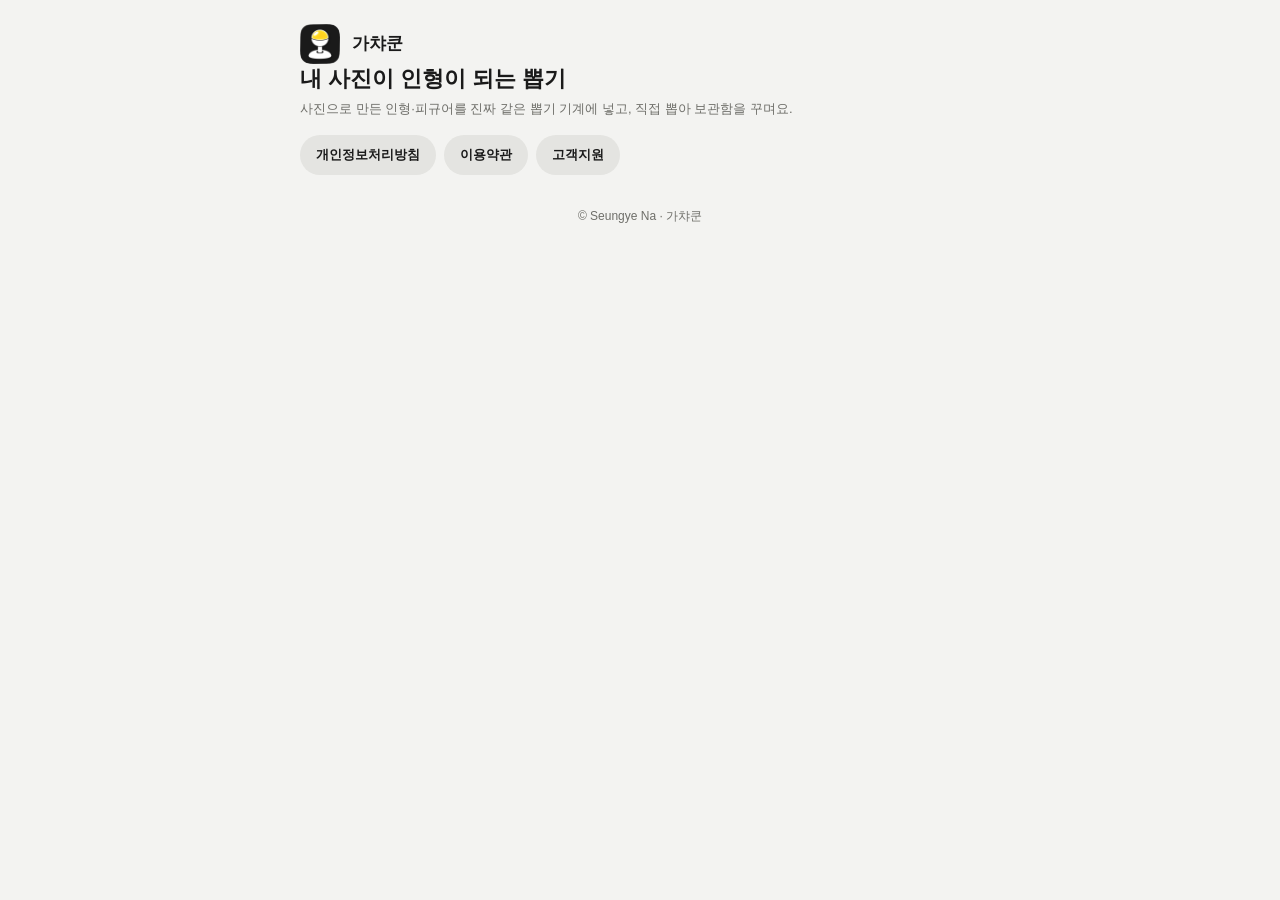
<file: index.html>
<!doctype html>
<html lang="ko">
<head>
<meta charset="utf-8">
<meta name="viewport" content="width=device-width, initial-scale=1">
<title>가챠쿤</title>
<link rel="stylesheet" href="style.css">
<link rel="icon" href="icon.png">
<link rel="apple-touch-icon" href="icon.png">
</head>
<body>
<main>
  <header class="brand"><img class="logo" src="icon.png" alt="" width="40" height="40"><b>가챠쿤</b></header>
  <h1>내 사진이 인형이 되는 뽑기</h1>
  <p class="meta">사진으로 만든 인형·피규어를 진짜 같은 뽑기 기계에 넣고, 직접 뽑아 보관함을 꾸며요.</p>
  <nav>
    <a href="privacy.html">개인정보처리방침</a>
    <a href="terms.html">이용약관</a>
    <a href="support.html">고객지원</a>
  </nav>
  <footer>© Seungye Na · 가챠쿤</footer>
</main>
</body>
</html>
</file>
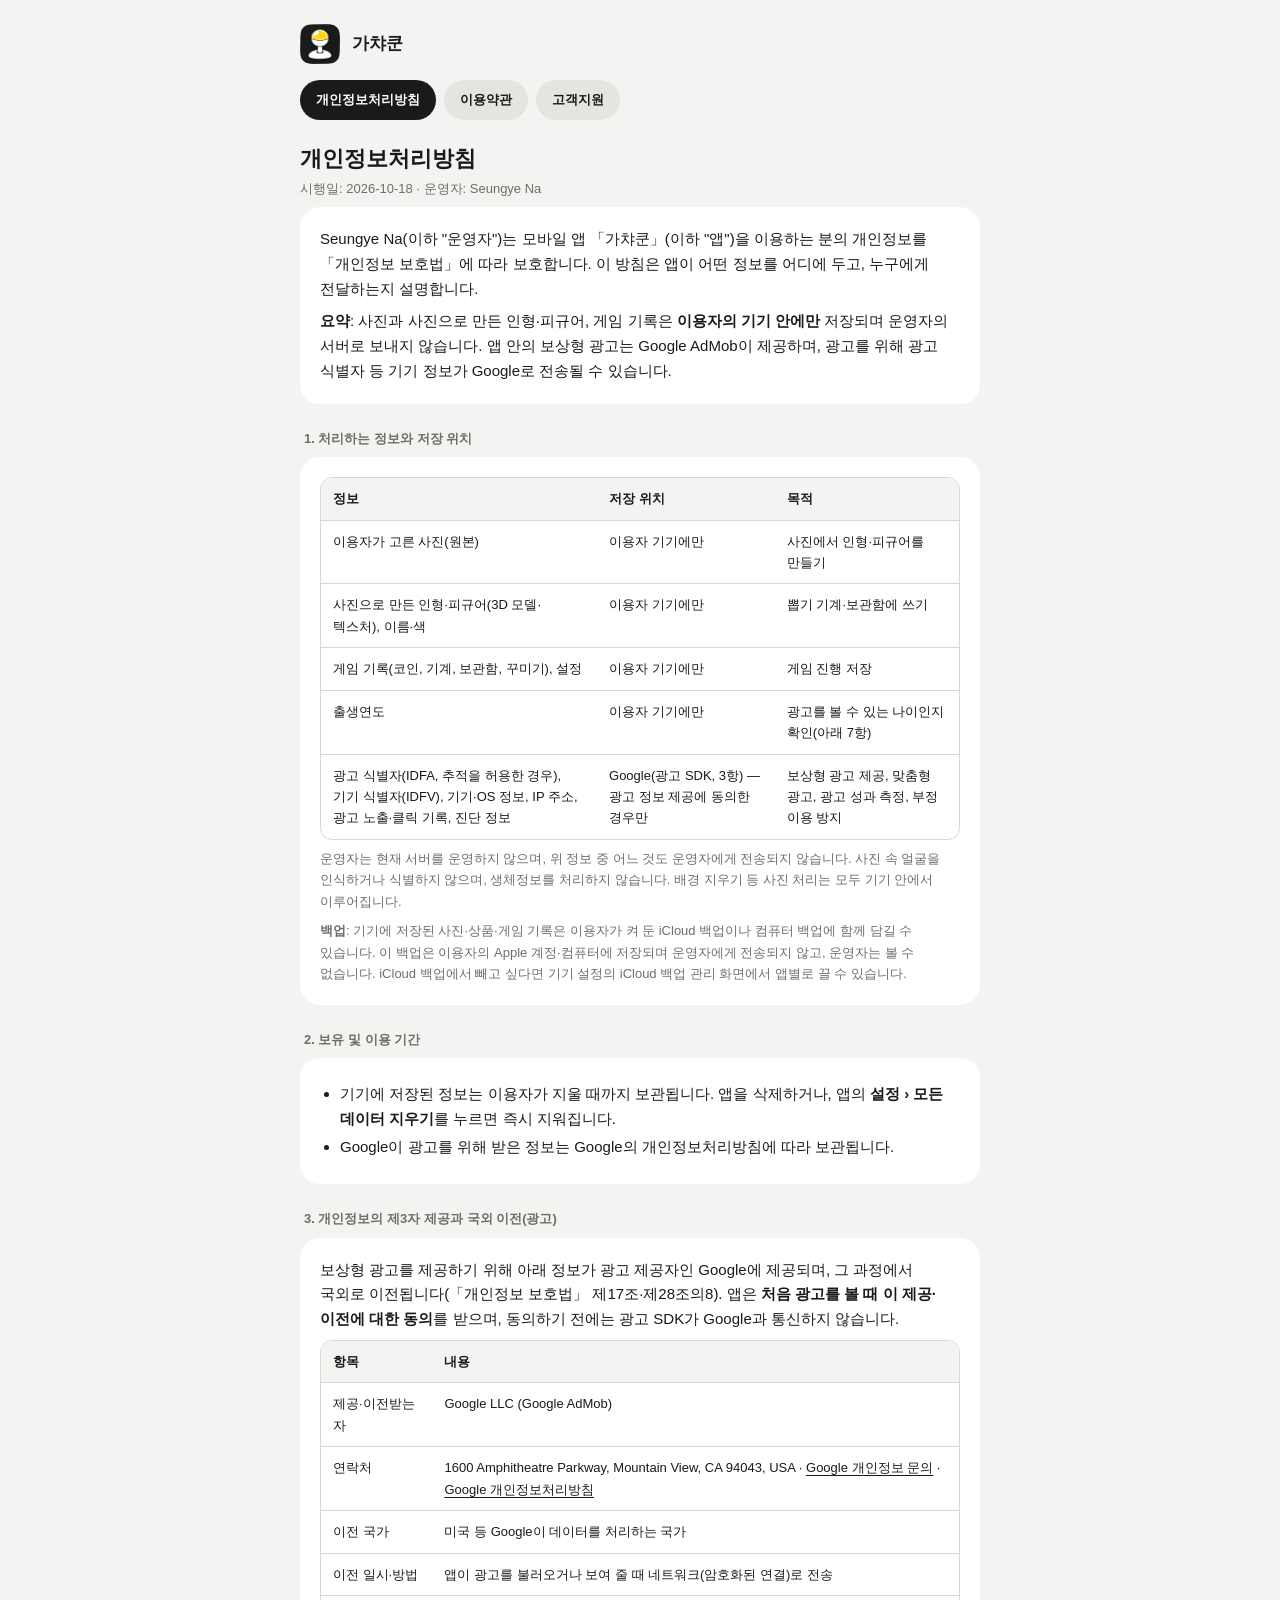
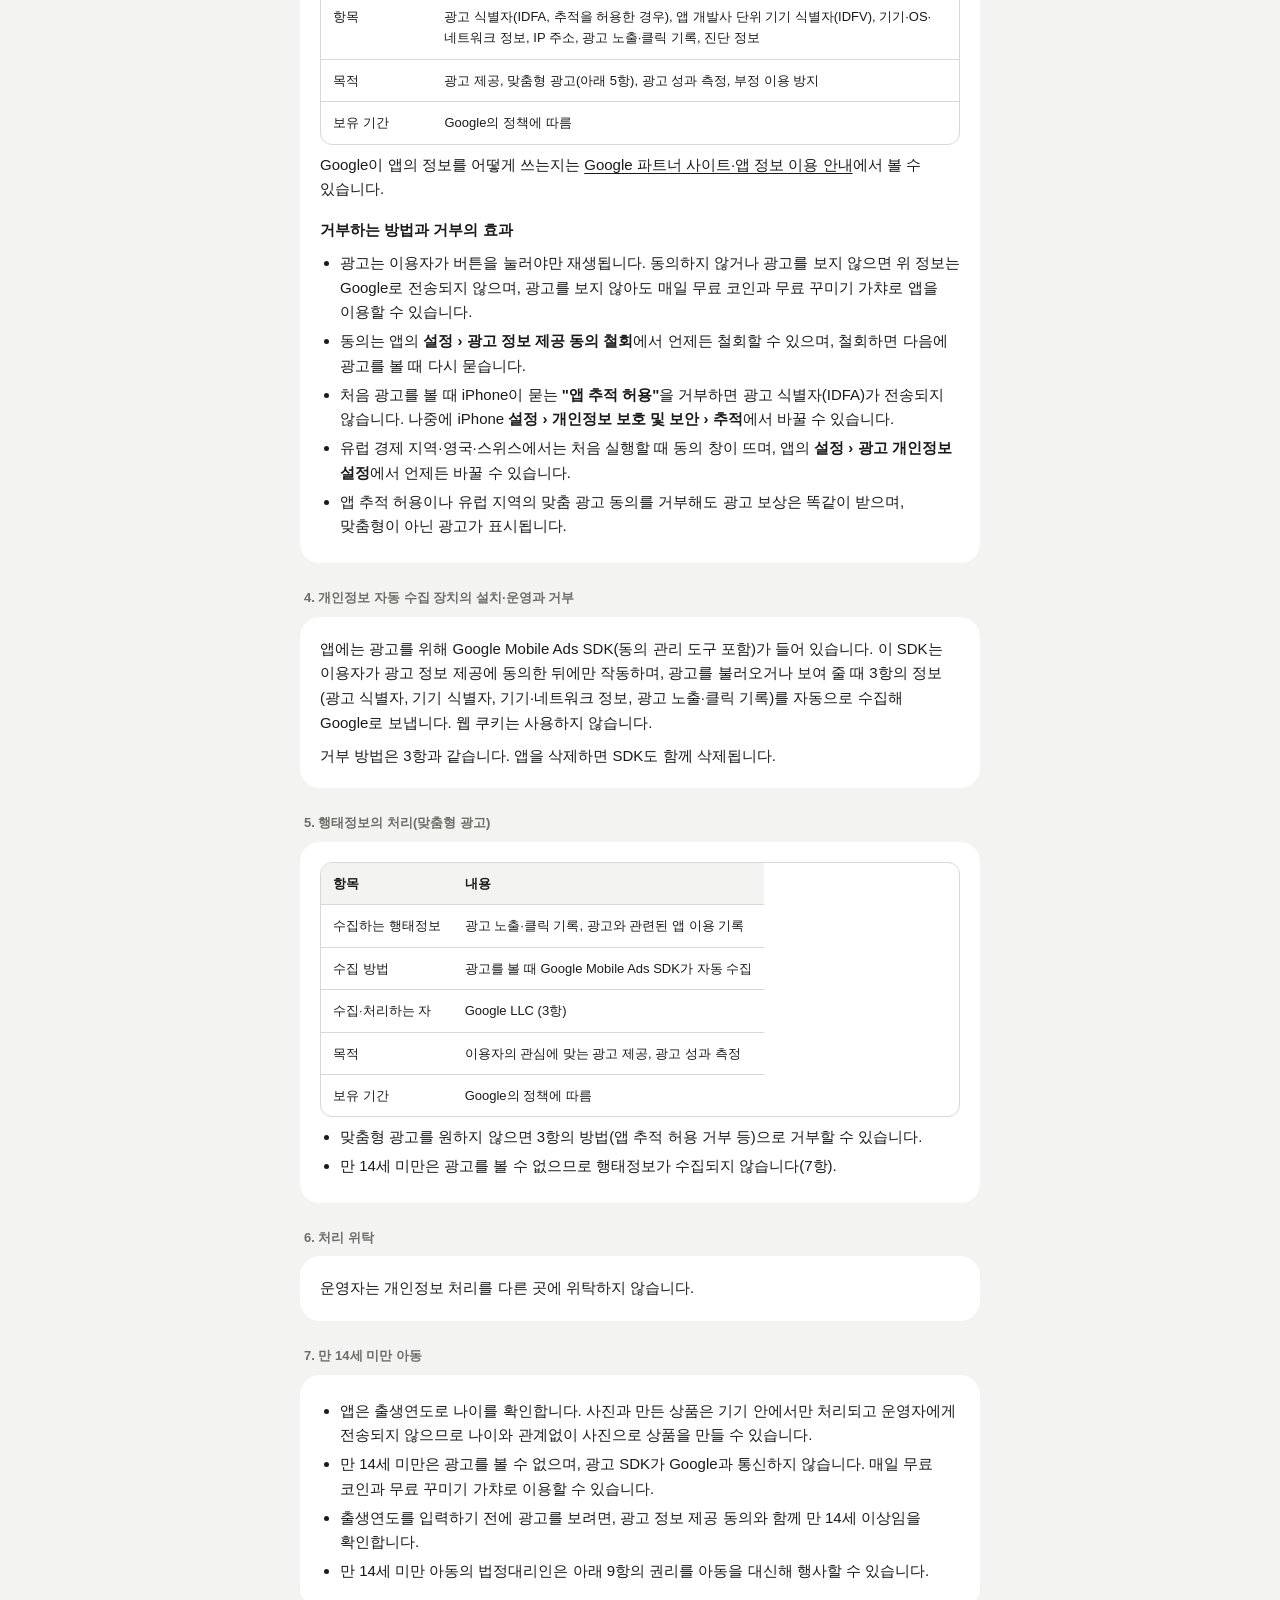
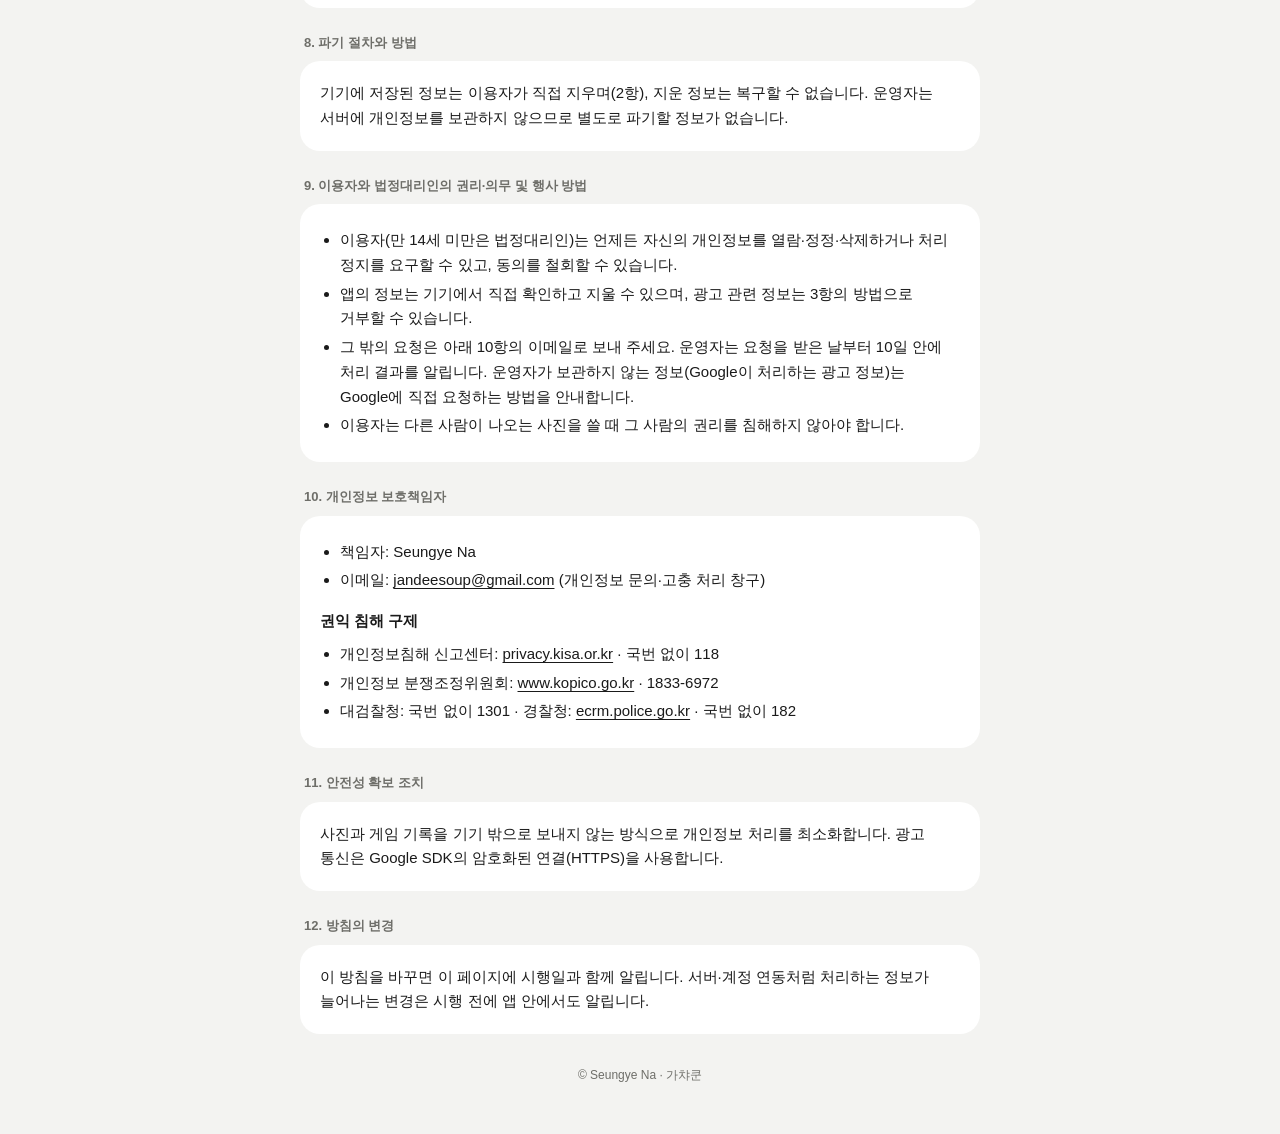
<file: privacy.html>
<!doctype html>
<html lang="ko">
<head>
<meta charset="utf-8">
<meta name="viewport" content="width=device-width, initial-scale=1">
<title>개인정보처리방침 · 가챠쿤</title>
<link rel="stylesheet" href="style.css">
<link rel="icon" href="icon.png">
<link rel="apple-touch-icon" href="icon.png">
</head>
<body>
<main>
  <header class="brand"><img class="logo" src="icon.png" alt="" width="40" height="40"><b>가챠쿤</b></header>
  <nav>
    <a href="privacy.html" aria-current="page">개인정보처리방침</a>
    <a href="terms.html">이용약관</a>
    <a href="support.html">고객지원</a>
  </nav>

  <h1>개인정보처리방침</h1>
  <p class="meta">시행일: 2026-10-18 · 운영자: Seungye Na</p>

  <section>
    <p>Seungye Na(이하 "운영자")는 모바일 앱 「가챠쿤」(이하 "앱")을 이용하는 분의 개인정보를 「개인정보 보호법」에 따라 보호합니다. 이 방침은 앱이 어떤 정보를 어디에 두고, 누구에게 전달하는지 설명합니다.</p>
    <p><b>요약</b>: 사진과 사진으로 만든 인형·피규어, 게임 기록은 <b>이용자의 기기 안에만</b> 저장되며 운영자의 서버로 보내지 않습니다. 앱 안의 보상형 광고는 Google AdMob이 제공하며, 광고를 위해 광고 식별자 등 기기 정보가 Google로 전송될 수 있습니다.</p>
  </section>

  <h2 class="group">1. 처리하는 정보와 저장 위치</h2>
  <section>
    <table>
      <tr><th>정보</th><th>저장 위치</th><th>목적</th></tr>
      <tr><td>이용자가 고른 사진(원본)</td><td>이용자 기기에만</td><td>사진에서 인형·피규어를 만들기</td></tr>
      <tr><td>사진으로 만든 인형·피규어(3D 모델·텍스처), 이름·색</td><td>이용자 기기에만</td><td>뽑기 기계·보관함에 쓰기</td></tr>
      <tr><td>게임 기록(코인, 기계, 보관함, 꾸미기), 설정</td><td>이용자 기기에만</td><td>게임 진행 저장</td></tr>
      <tr><td>출생연도</td><td>이용자 기기에만</td><td>광고를 볼 수 있는 나이인지 확인(아래 7항)</td></tr>
      <tr><td>광고 식별자(IDFA, 추적을 허용한 경우), 기기 식별자(IDFV), 기기·OS 정보, IP 주소, 광고 노출·클릭 기록, 진단 정보</td><td>Google(광고 SDK, 3항) — 광고 정보 제공에 동의한 경우만</td><td>보상형 광고 제공, 맞춤형 광고, 광고 성과 측정, 부정 이용 방지</td></tr>
    </table>
    <p class="note">운영자는 현재 서버를 운영하지 않으며, 위 정보 중 어느 것도 운영자에게 전송되지 않습니다. 사진 속 얼굴을 인식하거나 식별하지 않으며, 생체정보를 처리하지 않습니다. 배경 지우기 등 사진 처리는 모두 기기 안에서 이루어집니다.</p>
    <p class="note"><b>백업</b>: 기기에 저장된 사진·상품·게임 기록은 이용자가 켜 둔 iCloud 백업이나 컴퓨터 백업에 함께 담길 수 있습니다. 이 백업은 이용자의 Apple 계정·컴퓨터에 저장되며 운영자에게 전송되지 않고, 운영자는 볼 수 없습니다. iCloud 백업에서 빼고 싶다면 기기 설정의 iCloud 백업 관리 화면에서 앱별로 끌 수 있습니다.</p>
  </section>

  <h2 class="group">2. 보유 및 이용 기간</h2>
  <section>
    <ul>
      <li>기기에 저장된 정보는 이용자가 지울 때까지 보관됩니다. 앱을 삭제하거나, 앱의 <b>설정 › 모든 데이터 지우기</b>를 누르면 즉시 지워집니다.</li>
      <li>Google이 광고를 위해 받은 정보는 Google의 개인정보처리방침에 따라 보관됩니다.</li>
    </ul>
  </section>

  <h2 class="group">3. 개인정보의 제3자 제공과 국외 이전(광고)</h2>
  <section>
    <p>보상형 광고를 제공하기 위해 아래 정보가 광고 제공자인 Google에 제공되며, 그 과정에서 국외로 이전됩니다(「개인정보 보호법」 제17조·제28조의8). 앱은 <b>처음 광고를 볼 때 이 제공·이전에 대한 동의</b>를 받으며, 동의하기 전에는 광고 SDK가 Google과 통신하지 않습니다.</p>
    <table>
      <tr><th>항목</th><th>내용</th></tr>
      <tr><td>제공·이전받는 자</td><td>Google LLC (Google AdMob)</td></tr>
      <tr><td>연락처</td><td>1600 Amphitheatre Parkway, Mountain View, CA 94043, USA · <a href="https://support.google.com/policies/contact/general_privacy_form">Google 개인정보 문의</a> · <a href="https://policies.google.com/privacy">Google 개인정보처리방침</a></td></tr>
      <tr><td>이전 국가</td><td>미국 등 Google이 데이터를 처리하는 국가</td></tr>
      <tr><td>이전 일시·방법</td><td>앱이 광고를 불러오거나 보여 줄 때 네트워크(암호화된 연결)로 전송</td></tr>
      <tr><td>항목</td><td>광고 식별자(IDFA, 추적을 허용한 경우), 앱 개발사 단위 기기 식별자(IDFV), 기기·OS·네트워크 정보, IP 주소, 광고 노출·클릭 기록, 진단 정보</td></tr>
      <tr><td>목적</td><td>광고 제공, 맞춤형 광고(아래 5항), 광고 성과 측정, 부정 이용 방지</td></tr>
      <tr><td>보유 기간</td><td>Google의 정책에 따름</td></tr>
    </table>
    <p>Google이 앱의 정보를 어떻게 쓰는지는 <a href="https://policies.google.com/technologies/partner-sites">Google 파트너 사이트·앱 정보 이용 안내</a>에서 볼 수 있습니다.</p>
    <h3>거부하는 방법과 거부의 효과</h3>
    <ul>
      <li>광고는 이용자가 버튼을 눌러야만 재생됩니다. 동의하지 않거나 광고를 보지 않으면 위 정보는 Google로 전송되지 않으며, 광고를 보지 않아도 매일 무료 코인과 무료 꾸미기 가챠로 앱을 이용할 수 있습니다.</li>
      <li>동의는 앱의 <b>설정 › 광고 정보 제공 동의 철회</b>에서 언제든 철회할 수 있으며, 철회하면 다음에 광고를 볼 때 다시 묻습니다.</li>
      <li>처음 광고를 볼 때 iPhone이 묻는 <b>"앱 추적 허용"</b>을 거부하면 광고 식별자(IDFA)가 전송되지 않습니다. 나중에 iPhone <b>설정 › 개인정보 보호 및 보안 › 추적</b>에서 바꿀 수 있습니다.</li>
      <li>유럽 경제 지역·영국·스위스에서는 처음 실행할 때 동의 창이 뜨며, 앱의 <b>설정 › 광고 개인정보 설정</b>에서 언제든 바꿀 수 있습니다.</li>
      <li>앱 추적 허용이나 유럽 지역의 맞춤 광고 동의를 거부해도 광고 보상은 똑같이 받으며, 맞춤형이 아닌 광고가 표시됩니다.</li>
    </ul>
  </section>

  <h2 class="group">4. 개인정보 자동 수집 장치의 설치·운영과 거부</h2>
  <section>
    <p>앱에는 광고를 위해 Google Mobile Ads SDK(동의 관리 도구 포함)가 들어 있습니다. 이 SDK는 이용자가 광고 정보 제공에 동의한 뒤에만 작동하며, 광고를 불러오거나 보여 줄 때 3항의 정보(광고 식별자, 기기 식별자, 기기·네트워크 정보, 광고 노출·클릭 기록)를 자동으로 수집해 Google로 보냅니다. 웹 쿠키는 사용하지 않습니다.</p>
    <p>거부 방법은 3항과 같습니다. 앱을 삭제하면 SDK도 함께 삭제됩니다.</p>
  </section>

  <h2 class="group">5. 행태정보의 처리(맞춤형 광고)</h2>
  <section>
    <table>
      <tr><th>항목</th><th>내용</th></tr>
      <tr><td>수집하는 행태정보</td><td>광고 노출·클릭 기록, 광고와 관련된 앱 이용 기록</td></tr>
      <tr><td>수집 방법</td><td>광고를 볼 때 Google Mobile Ads SDK가 자동 수집</td></tr>
      <tr><td>수집·처리하는 자</td><td>Google LLC (3항)</td></tr>
      <tr><td>목적</td><td>이용자의 관심에 맞는 광고 제공, 광고 성과 측정</td></tr>
      <tr><td>보유 기간</td><td>Google의 정책에 따름</td></tr>
    </table>
    <ul>
      <li>맞춤형 광고를 원하지 않으면 3항의 방법(앱 추적 허용 거부 등)으로 거부할 수 있습니다.</li>
      <li>만 14세 미만은 광고를 볼 수 없으므로 행태정보가 수집되지 않습니다(7항).</li>
    </ul>
  </section>

  <h2 class="group">6. 처리 위탁</h2>
  <section>
    <p>운영자는 개인정보 처리를 다른 곳에 위탁하지 않습니다.</p>
  </section>

  <h2 class="group">7. 만 14세 미만 아동</h2>
  <section>
    <ul>
      <li>앱은 출생연도로 나이를 확인합니다. 사진과 만든 상품은 기기 안에서만 처리되고 운영자에게 전송되지 않으므로 나이와 관계없이 사진으로 상품을 만들 수 있습니다.</li>
      <li>만 14세 미만은 광고를 볼 수 없으며, 광고 SDK가 Google과 통신하지 않습니다. 매일 무료 코인과 무료 꾸미기 가챠로 이용할 수 있습니다.</li>
      <li>출생연도를 입력하기 전에 광고를 보려면, 광고 정보 제공 동의와 함께 만 14세 이상임을 확인합니다.</li>
      <li>만 14세 미만 아동의 법정대리인은 아래 9항의 권리를 아동을 대신해 행사할 수 있습니다.</li>
    </ul>
  </section>

  <h2 class="group">8. 파기 절차와 방법</h2>
  <section>
    <p>기기에 저장된 정보는 이용자가 직접 지우며(2항), 지운 정보는 복구할 수 없습니다. 운영자는 서버에 개인정보를 보관하지 않으므로 별도로 파기할 정보가 없습니다.</p>
  </section>

  <h2 class="group">9. 이용자와 법정대리인의 권리·의무 및 행사 방법</h2>
  <section>
    <ul>
      <li>이용자(만 14세 미만은 법정대리인)는 언제든 자신의 개인정보를 열람·정정·삭제하거나 처리 정지를 요구할 수 있고, 동의를 철회할 수 있습니다.</li>
      <li>앱의 정보는 기기에서 직접 확인하고 지울 수 있으며, 광고 관련 정보는 3항의 방법으로 거부할 수 있습니다.</li>
      <li>그 밖의 요청은 아래 10항의 이메일로 보내 주세요. 운영자는 요청을 받은 날부터 10일 안에 처리 결과를 알립니다. 운영자가 보관하지 않는 정보(Google이 처리하는 광고 정보)는 Google에 직접 요청하는 방법을 안내합니다.</li>
      <li>이용자는 다른 사람이 나오는 사진을 쓸 때 그 사람의 권리를 침해하지 않아야 합니다.</li>
    </ul>
  </section>

  <h2 class="group">10. 개인정보 보호책임자</h2>
  <section>
    <ul>
      <li>책임자: Seungye Na</li>
      <li>이메일: <a href="mailto:jandeesoup@gmail.com">jandeesoup@gmail.com</a> (개인정보 문의·고충 처리 창구)</li>
    </ul>
    <h3>권익 침해 구제</h3>
    <ul>
      <li>개인정보침해 신고센터: <a href="https://privacy.kisa.or.kr">privacy.kisa.or.kr</a> · 국번 없이 118</li>
      <li>개인정보 분쟁조정위원회: <a href="https://www.kopico.go.kr">www.kopico.go.kr</a> · 1833-6972</li>
      <li>대검찰청: 국번 없이 1301 · 경찰청: <a href="https://ecrm.police.go.kr">ecrm.police.go.kr</a> · 국번 없이 182</li>
    </ul>
  </section>

  <h2 class="group">11. 안전성 확보 조치</h2>
  <section>
    <p>사진과 게임 기록을 기기 밖으로 보내지 않는 방식으로 개인정보 처리를 최소화합니다. 광고 통신은 Google SDK의 암호화된 연결(HTTPS)을 사용합니다.</p>
  </section>

  <h2 class="group">12. 방침의 변경</h2>
  <section>
    <p>이 방침을 바꾸면 이 페이지에 시행일과 함께 알립니다. 서버·계정 연동처럼 처리하는 정보가 늘어나는 변경은 시행 전에 앱 안에서도 알립니다.</p>
  </section>

  <footer>© Seungye Na · 가챠쿤</footer>
</main>
</body>
</html>
</file>
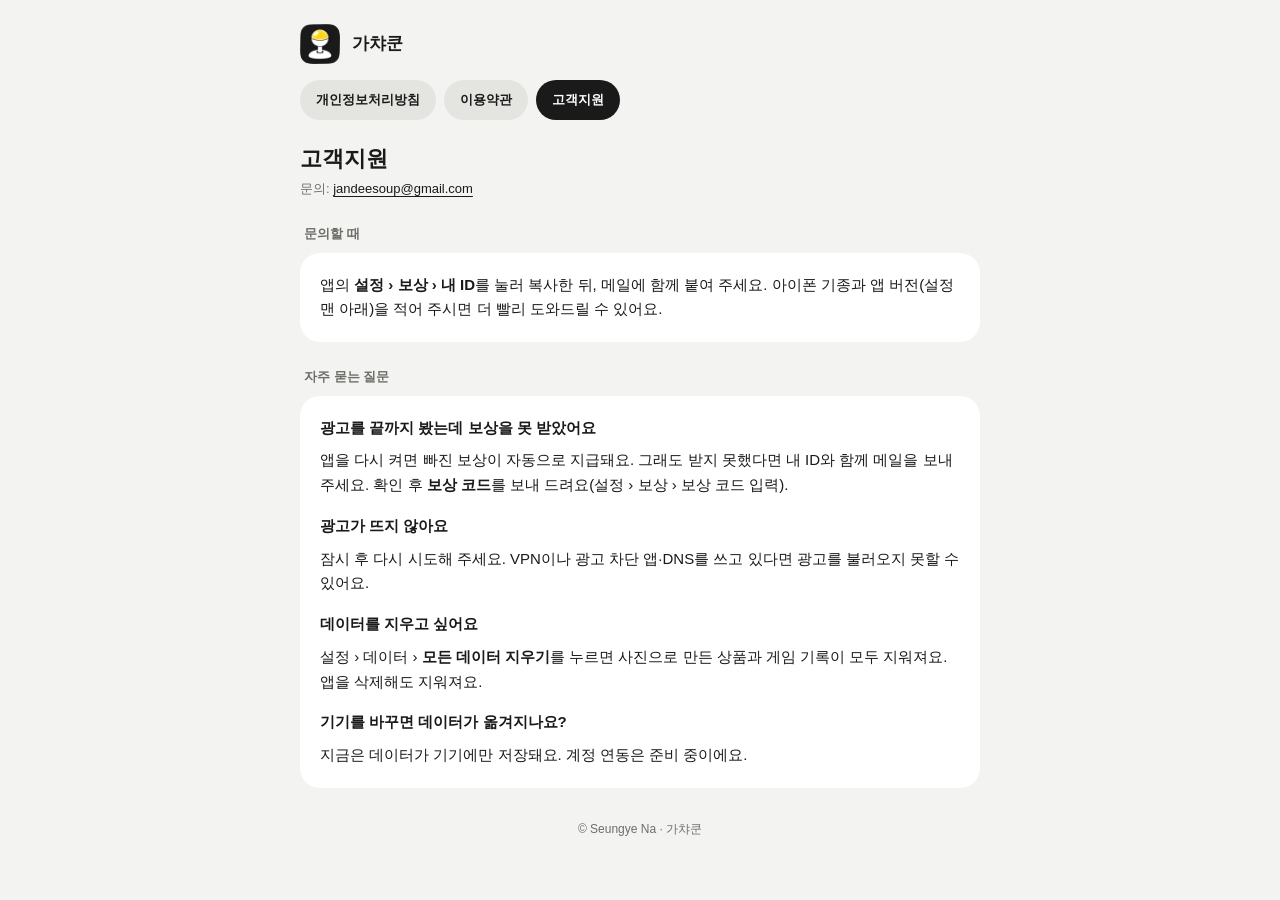
<file: support.html>
<!doctype html>
<html lang="ko">
<head>
<meta charset="utf-8">
<meta name="viewport" content="width=device-width, initial-scale=1">
<title>고객지원 · 가챠쿤</title>
<link rel="stylesheet" href="style.css">
<link rel="icon" href="icon.png">
<link rel="apple-touch-icon" href="icon.png">
</head>
<body>
<main>
  <header class="brand"><img class="logo" src="icon.png" alt="" width="40" height="40"><b>가챠쿤</b></header>
  <nav>
    <a href="privacy.html">개인정보처리방침</a>
    <a href="terms.html">이용약관</a>
    <a href="support.html" aria-current="page">고객지원</a>
  </nav>

  <h1>고객지원</h1>
  <p class="meta">문의: <a href="mailto:jandeesoup@gmail.com">jandeesoup@gmail.com</a></p>

  <h2 class="group">문의할 때</h2>
  <section>
    <p>앱의 <b>설정 › 보상 › 내 ID</b>를 눌러 복사한 뒤, 메일에 함께 붙여 주세요. 아이폰 기종과 앱 버전(설정 맨 아래)을 적어 주시면 더 빨리 도와드릴 수 있어요.</p>
  </section>

  <h2 class="group">자주 묻는 질문</h2>
  <section>
    <h3>광고를 끝까지 봤는데 보상을 못 받았어요</h3>
    <p>앱을 다시 켜면 빠진 보상이 자동으로 지급돼요. 그래도 받지 못했다면 내 ID와 함께 메일을 보내 주세요. 확인 후 <b>보상 코드</b>를 보내 드려요(설정 › 보상 › 보상 코드 입력).</p>
    <h3>광고가 뜨지 않아요</h3>
    <p>잠시 후 다시 시도해 주세요. VPN이나 광고 차단 앱·DNS를 쓰고 있다면 광고를 불러오지 못할 수 있어요.</p>
    <h3>데이터를 지우고 싶어요</h3>
    <p>설정 › 데이터 › <b>모든 데이터 지우기</b>를 누르면 사진으로 만든 상품과 게임 기록이 모두 지워져요. 앱을 삭제해도 지워져요.</p>
    <h3>기기를 바꾸면 데이터가 옮겨지나요?</h3>
    <p>지금은 데이터가 기기에만 저장돼요. 계정 연동은 준비 중이에요.</p>
  </section>

  <footer>© Seungye Na · 가챠쿤</footer>
</main>
</body>
</html>
</file>
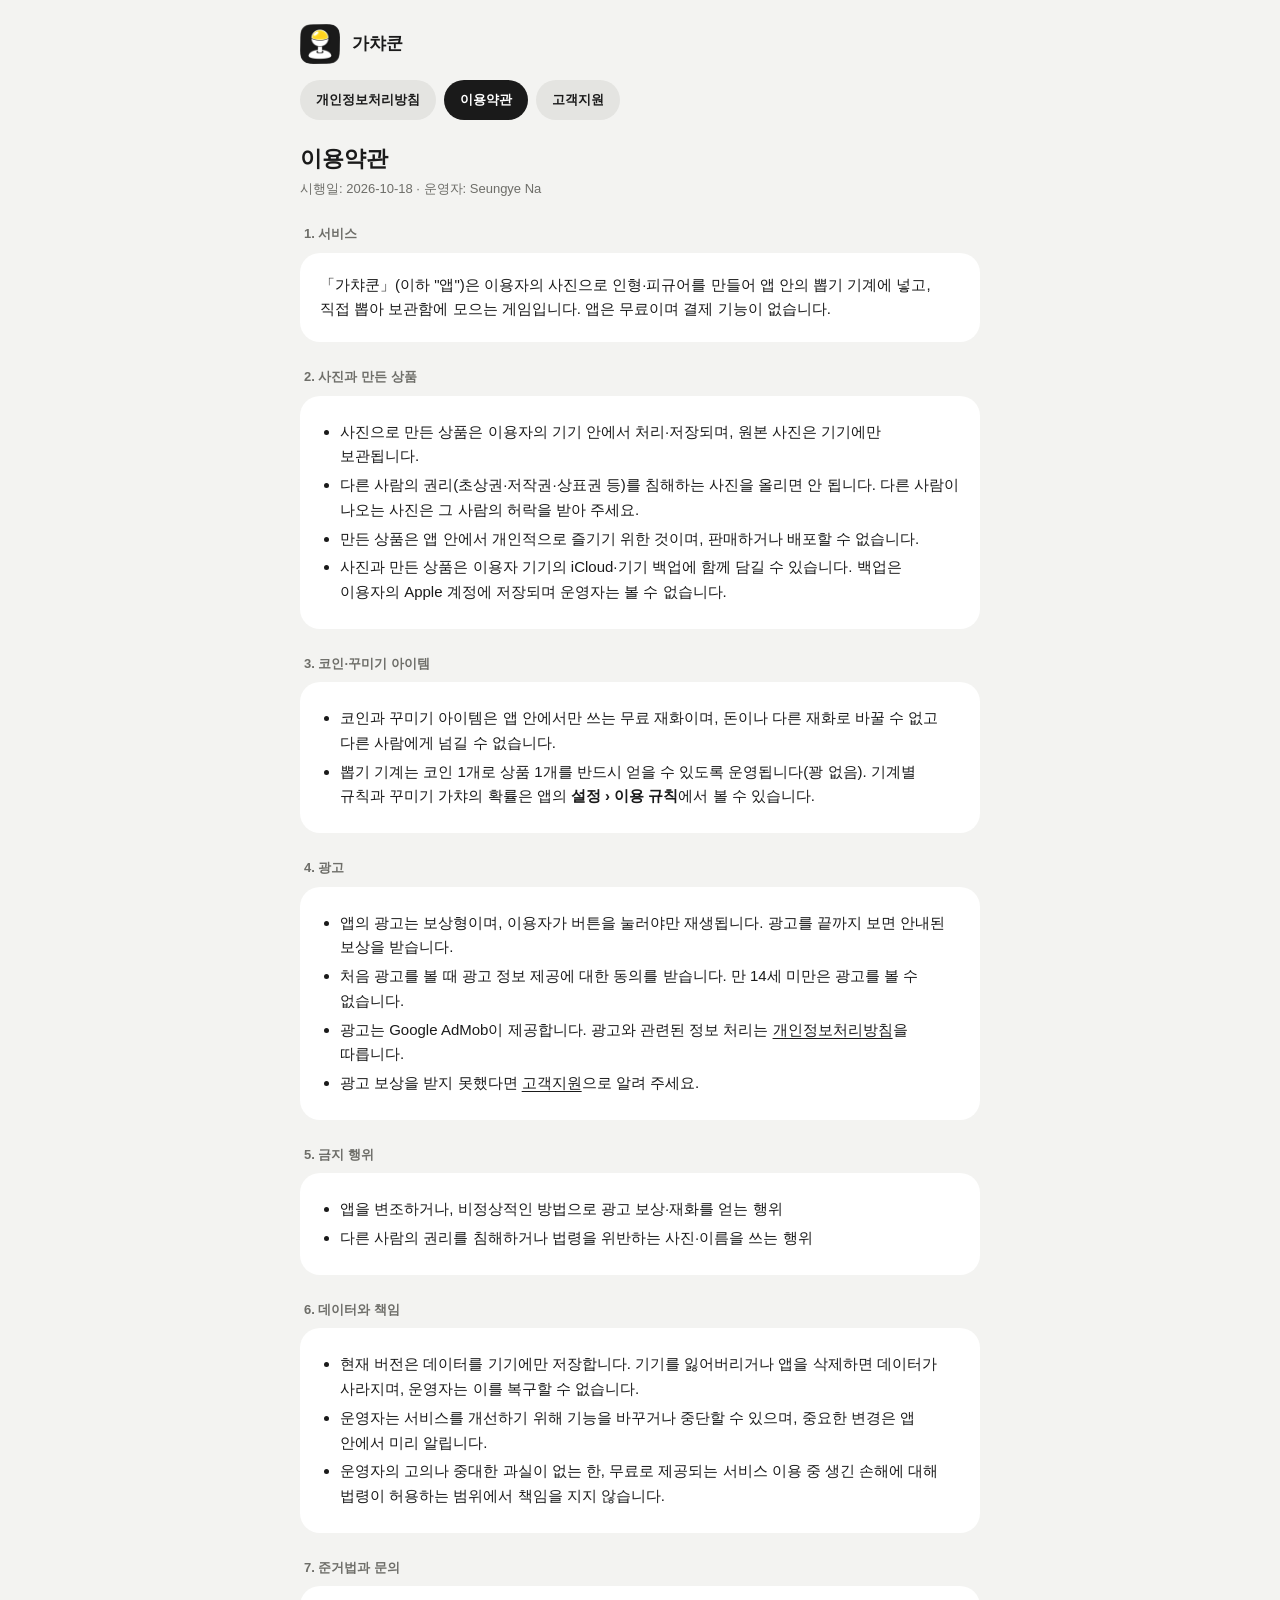
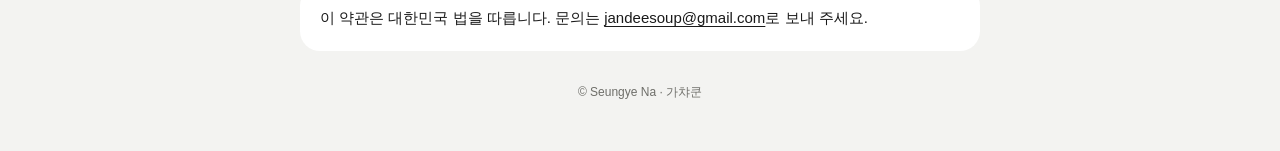
<file: terms.html>
<!doctype html>
<html lang="ko">
<head>
<meta charset="utf-8">
<meta name="viewport" content="width=device-width, initial-scale=1">
<title>이용약관 · 가챠쿤</title>
<link rel="stylesheet" href="style.css">
<link rel="icon" href="icon.png">
<link rel="apple-touch-icon" href="icon.png">
</head>
<body>
<main>
  <header class="brand"><img class="logo" src="icon.png" alt="" width="40" height="40"><b>가챠쿤</b></header>
  <nav>
    <a href="privacy.html">개인정보처리방침</a>
    <a href="terms.html" aria-current="page">이용약관</a>
    <a href="support.html">고객지원</a>
  </nav>

  <h1>이용약관</h1>
  <p class="meta">시행일: 2026-10-18 · 운영자: Seungye Na</p>

  <h2 class="group">1. 서비스</h2>
  <section>
    <p>「가챠쿤」(이하 "앱")은 이용자의 사진으로 인형·피규어를 만들어 앱 안의 뽑기 기계에 넣고, 직접 뽑아 보관함에 모으는 게임입니다. 앱은 무료이며 결제 기능이 없습니다.</p>
  </section>

  <h2 class="group">2. 사진과 만든 상품</h2>
  <section>
    <ul>
      <li>사진으로 만든 상품은 이용자의 기기 안에서 처리·저장되며, 원본 사진은 기기에만 보관됩니다.</li>
      <li>다른 사람의 권리(초상권·저작권·상표권 등)를 침해하는 사진을 올리면 안 됩니다. 다른 사람이 나오는 사진은 그 사람의 허락을 받아 주세요.</li>
      <li>만든 상품은 앱 안에서 개인적으로 즐기기 위한 것이며, 판매하거나 배포할 수 없습니다.</li>
      <li>사진과 만든 상품은 이용자 기기의 iCloud·기기 백업에 함께 담길 수 있습니다. 백업은 이용자의 Apple 계정에 저장되며 운영자는 볼 수 없습니다.</li>
    </ul>
  </section>

  <h2 class="group">3. 코인·꾸미기 아이템</h2>
  <section>
    <ul>
      <li>코인과 꾸미기 아이템은 앱 안에서만 쓰는 무료 재화이며, 돈이나 다른 재화로 바꿀 수 없고 다른 사람에게 넘길 수 없습니다.</li>
      <li>뽑기 기계는 코인 1개로 상품 1개를 반드시 얻을 수 있도록 운영됩니다(꽝 없음). 기계별 규칙과 꾸미기 가챠의 확률은 앱의 <b>설정 › 이용 규칙</b>에서 볼 수 있습니다.</li>
    </ul>
  </section>

  <h2 class="group">4. 광고</h2>
  <section>
    <ul>
      <li>앱의 광고는 보상형이며, 이용자가 버튼을 눌러야만 재생됩니다. 광고를 끝까지 보면 안내된 보상을 받습니다.</li>
      <li>처음 광고를 볼 때 광고 정보 제공에 대한 동의를 받습니다. 만 14세 미만은 광고를 볼 수 없습니다.</li>
      <li>광고는 Google AdMob이 제공합니다. 광고와 관련된 정보 처리는 <a href="privacy.html">개인정보처리방침</a>을 따릅니다.</li>
      <li>광고 보상을 받지 못했다면 <a href="support.html">고객지원</a>으로 알려 주세요.</li>
    </ul>
  </section>

  <h2 class="group">5. 금지 행위</h2>
  <section>
    <ul>
      <li>앱을 변조하거나, 비정상적인 방법으로 광고 보상·재화를 얻는 행위</li>
      <li>다른 사람의 권리를 침해하거나 법령을 위반하는 사진·이름을 쓰는 행위</li>
    </ul>
  </section>

  <h2 class="group">6. 데이터와 책임</h2>
  <section>
    <ul>
      <li>현재 버전은 데이터를 기기에만 저장합니다. 기기를 잃어버리거나 앱을 삭제하면 데이터가 사라지며, 운영자는 이를 복구할 수 없습니다.</li>
      <li>운영자는 서비스를 개선하기 위해 기능을 바꾸거나 중단할 수 있으며, 중요한 변경은 앱 안에서 미리 알립니다.</li>
      <li>운영자의 고의나 중대한 과실이 없는 한, 무료로 제공되는 서비스 이용 중 생긴 손해에 대해 법령이 허용하는 범위에서 책임을 지지 않습니다.</li>
    </ul>
  </section>

  <h2 class="group">7. 준거법과 문의</h2>
  <section>
    <p>이 약관은 대한민국 법을 따릅니다. 문의는 <a href="mailto:jandeesoup@gmail.com">jandeesoup@gmail.com</a>로 보내 주세요.</p>
  </section>

  <footer>© Seungye Na · 가챠쿤</footer>
</main>
</body>
</html>
</file>
<file: style.css>
/* 앱 디자인 토큰(app/Assets/_Project/Scripts/UI/Theme.cs, G1 광택 블랙)을 웹 단위(pt = px)로 옮김.
   바탕 Cream · 흰 카드 · 잉크 #1A1A1A · 회색 묶음 제목 + 흰 카드 묶음(설정 화면과 같은 모양) · 카드 반경 M 20 · 안쪽 여백 PadM 20 · 알약 버튼 */
:root {
  --cream: #f3f3f1;      /* Theme.Cream: 화면·시트 바탕 */
  --surface: #ffffff;    /* Theme.Surface: 카드 */
  --beige: #e4e4e1;      /* Theme.Beige: 보조 버튼·칩 */
  --ink: #1a1a1a;        /* Theme.Ink */
  --ink-soft: #6e6e69;   /* Theme.InkSoft */
  --line: #d8d8d4;       /* Theme.Line */
  --primary: #1a1a1a;    /* Theme.Primary(G1) */
  --on-primary: #ffffff;
  --radius-s: 12px;      /* RadiusS */
  --radius-m: 20px;      /* RadiusM */
  --pad-m: 20px;         /* PadM */
  --side: 20px;          /* ScreenSide */
  color-scheme: light;
}
* { box-sizing: border-box; }
html { -webkit-text-size-adjust: 100%; }
body {
  margin: 0;
  background: var(--cream);
  color: var(--ink);
  font: 15px/1.65 -apple-system, BlinkMacSystemFont, "Apple SD Gothic Neo", "Noto Sans KR", sans-serif;   /* FontBody 15pt */
  word-break: keep-all;
  overflow-wrap: anywhere;
}
main { max-width: 720px; margin: 0 auto; padding: 24px var(--side) 48px; }

/* 위쪽 줄: 앱 아이콘 + 이름 */
header.brand { display: flex; align-items: center; gap: 12px; }
header.brand .logo { width: 40px; height: 40px; border-radius: 10px; display: block; }
header.brand b { font-size: 17px; font-weight: 700; }

/* 페이지 칩: 고른 것 = 검정 알약, 나머지 = 베이지 알약(앱의 세그먼트·칩과 같은 결) */
nav { display: flex; flex-wrap: wrap; gap: 8px; margin: 16px 0 24px; }
nav a {
  display: inline-flex; align-items: center; min-height: 40px; padding: 0 16px;
  border-radius: 999px; background: var(--beige); color: var(--ink);
  font-size: 13px; font-weight: 600; text-decoration: none;
}
nav a[aria-current="page"] { background: var(--primary); color: var(--on-primary); }

h1 { font-size: 22px; line-height: 1.35; font-weight: 800; margin: 0 0 4px; }   /* FontTitle 22pt */
.meta { color: var(--ink-soft); font-size: 13px; margin: 0 0 8px; }

/* 묶음: 회색 작은 제목 + 흰 카드(설정 화면의 Kit.Section) */
h2.group { font-size: 13px; font-weight: 600; color: var(--ink-soft); margin: 24px 0 8px; padding: 0 4px; }
section {
  background: var(--surface);
  border-radius: var(--radius-m);
  padding: var(--pad-m);
  margin: 0 0 12px;
}
section > :first-child { margin-top: 0; }
section > :last-child { margin-bottom: 0; }
section h3 { font-size: 15px; font-weight: 700; margin: 16px 0 4px; }
p { margin: 8px 0; }
ul, ol { padding-left: 20px; margin: 8px 0; }
li { margin: 4px 0; }
b { font-weight: 700; }

/* 표: 얇은 선, 머리 줄은 바탕색 */
table {
  width: 100%; border-collapse: separate; border-spacing: 0; font-size: 13px; margin: 8px 0;
  display: block; overflow-x: auto; border: 1px solid var(--line); border-radius: var(--radius-s);
}
th, td { padding: 10px 12px; text-align: left; vertical-align: top; border-bottom: 1px solid var(--line); min-width: 96px; }
tr:last-child td { border-bottom: 0; }
th { background: var(--cream); font-weight: 700; }

a { color: var(--ink); text-decoration-thickness: 1px; text-underline-offset: 3px; }
.note { color: var(--ink-soft); font-size: 13px; }
footer { color: var(--ink-soft); font-size: 12px; margin-top: 32px; text-align: center; }   /* FontCaption 12pt */
</file>
